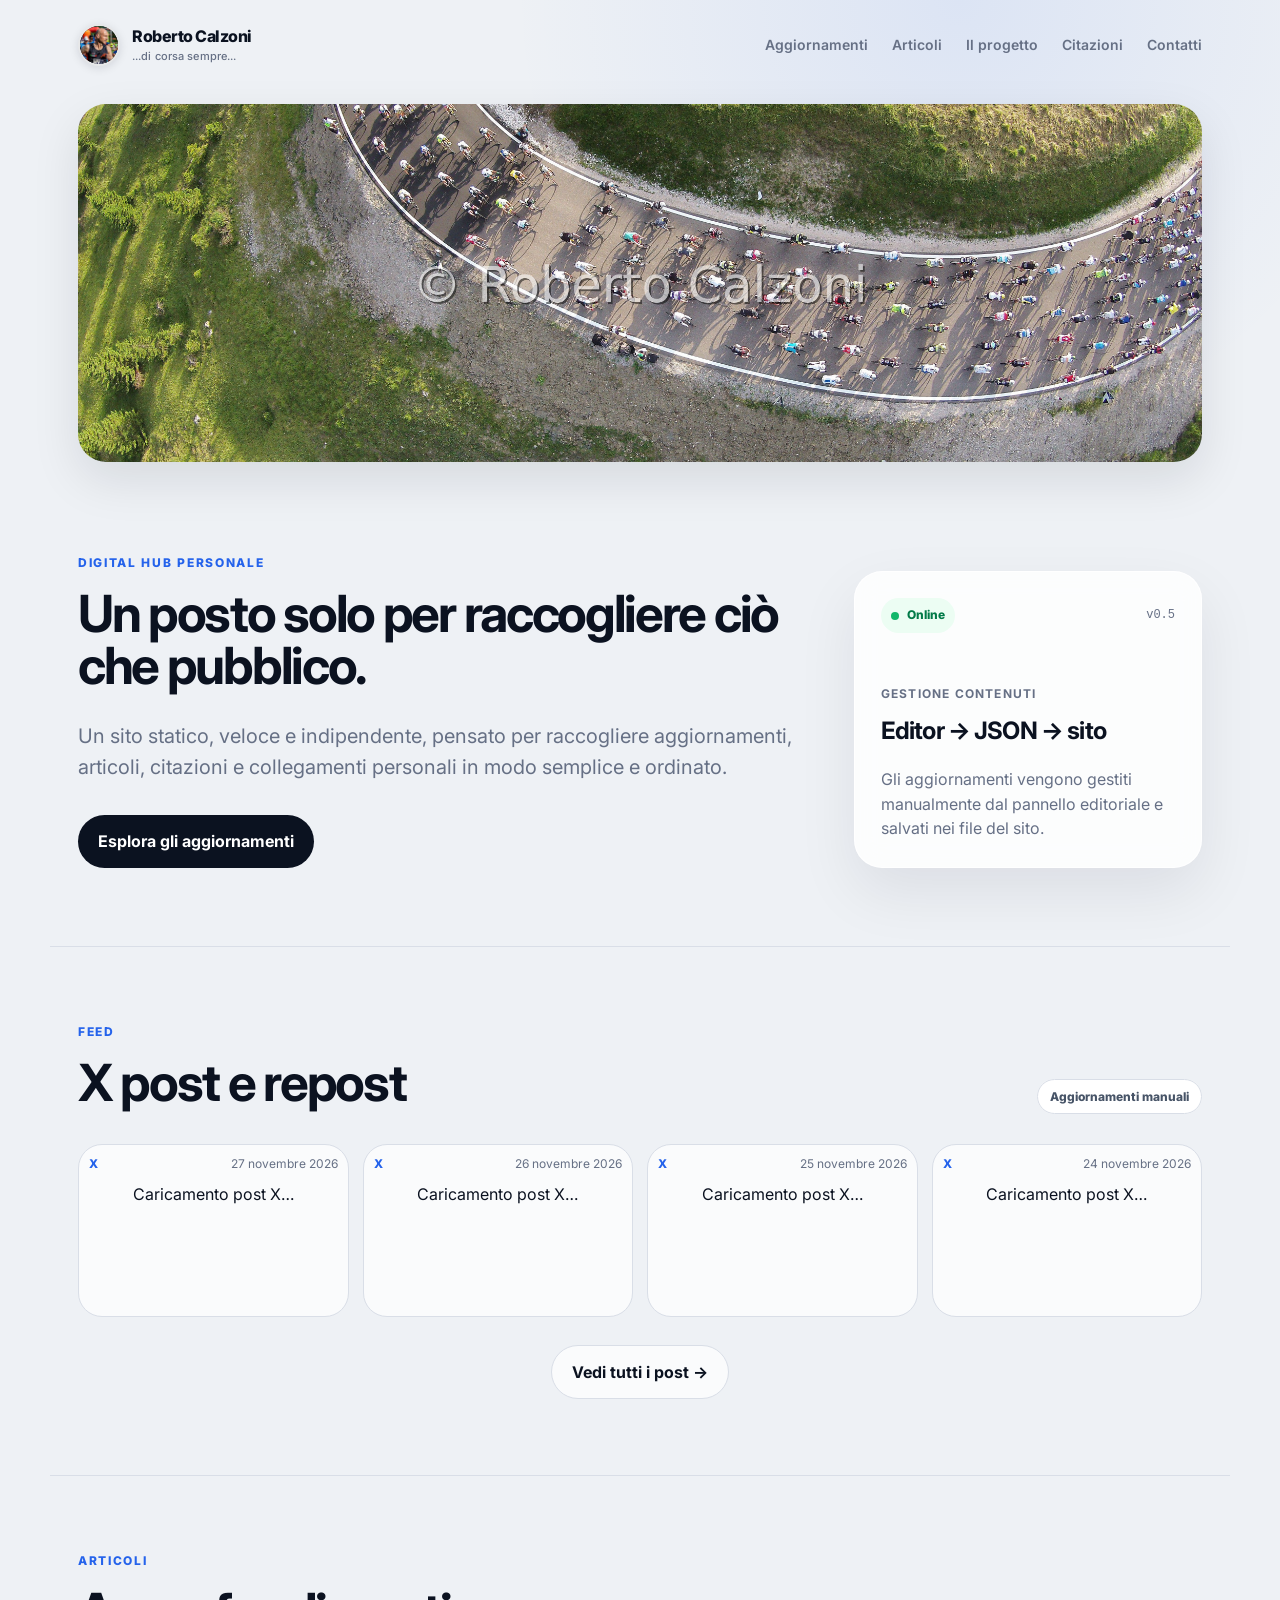
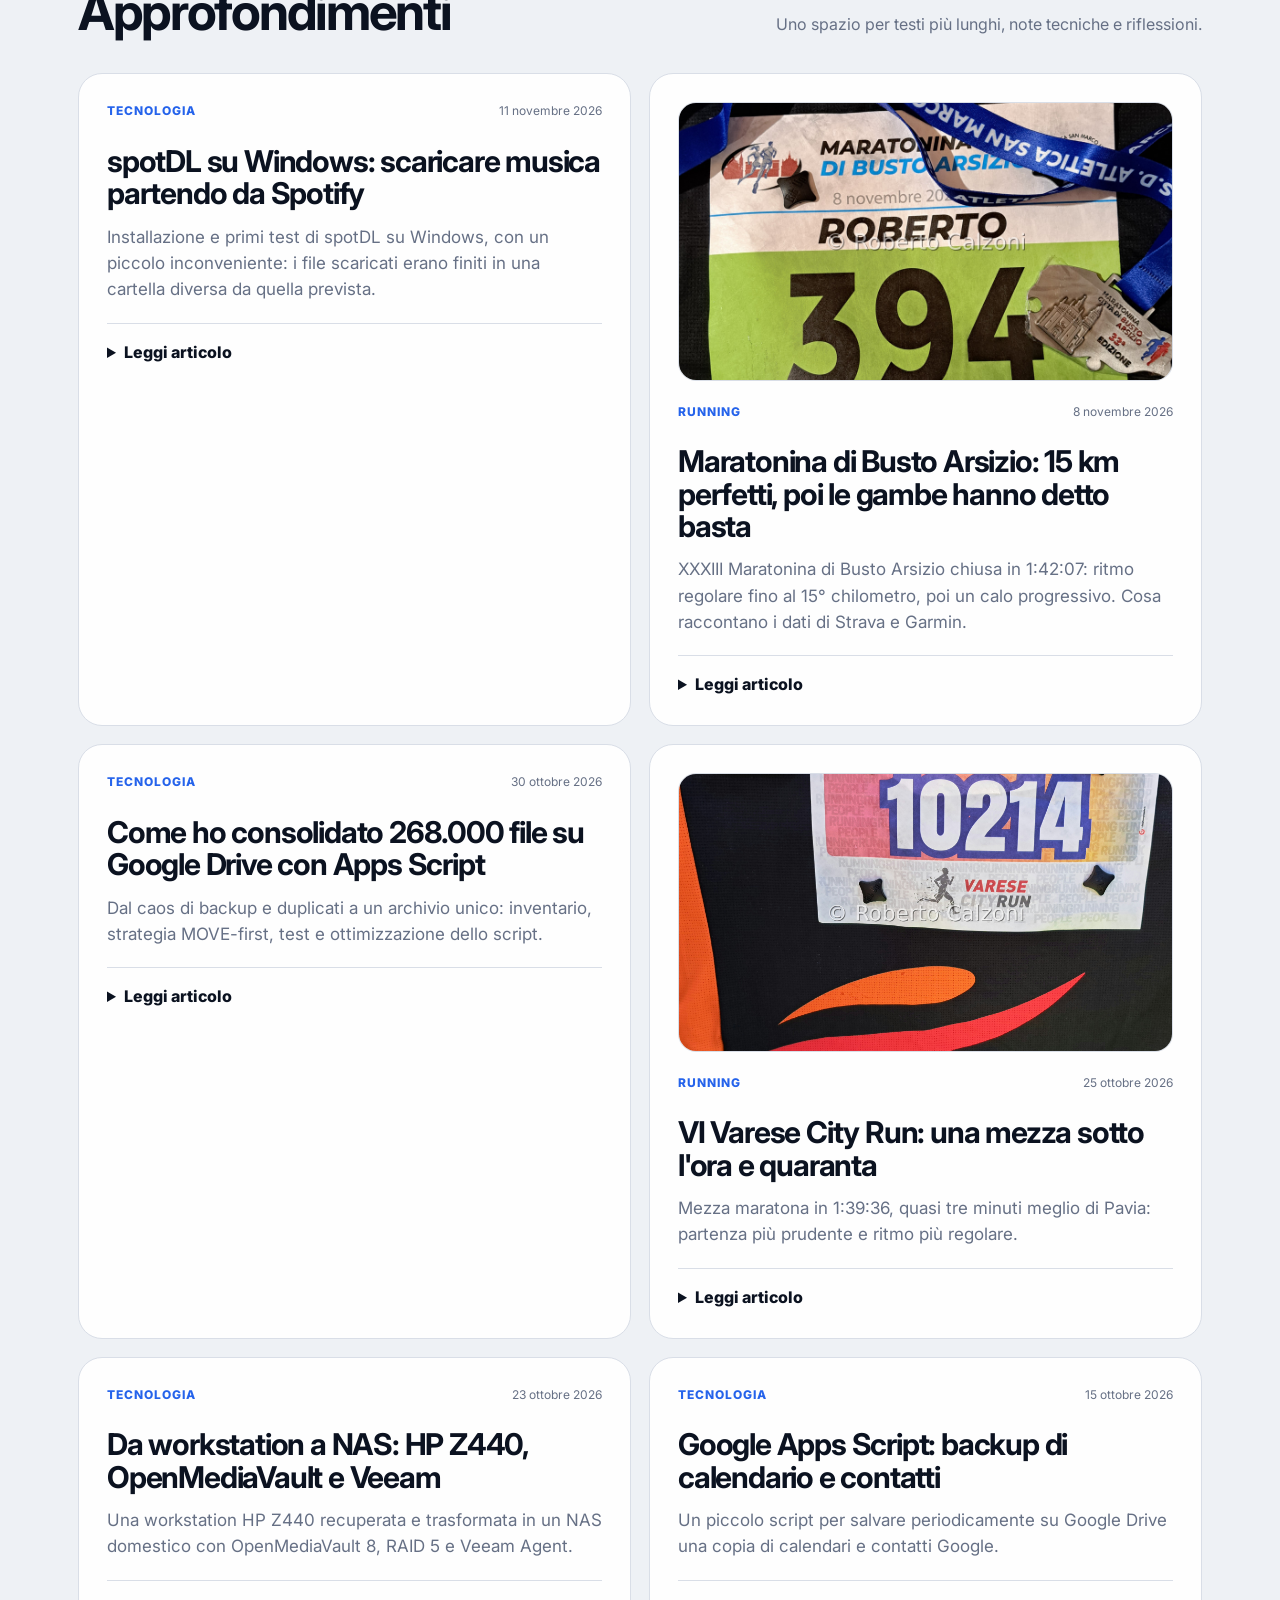
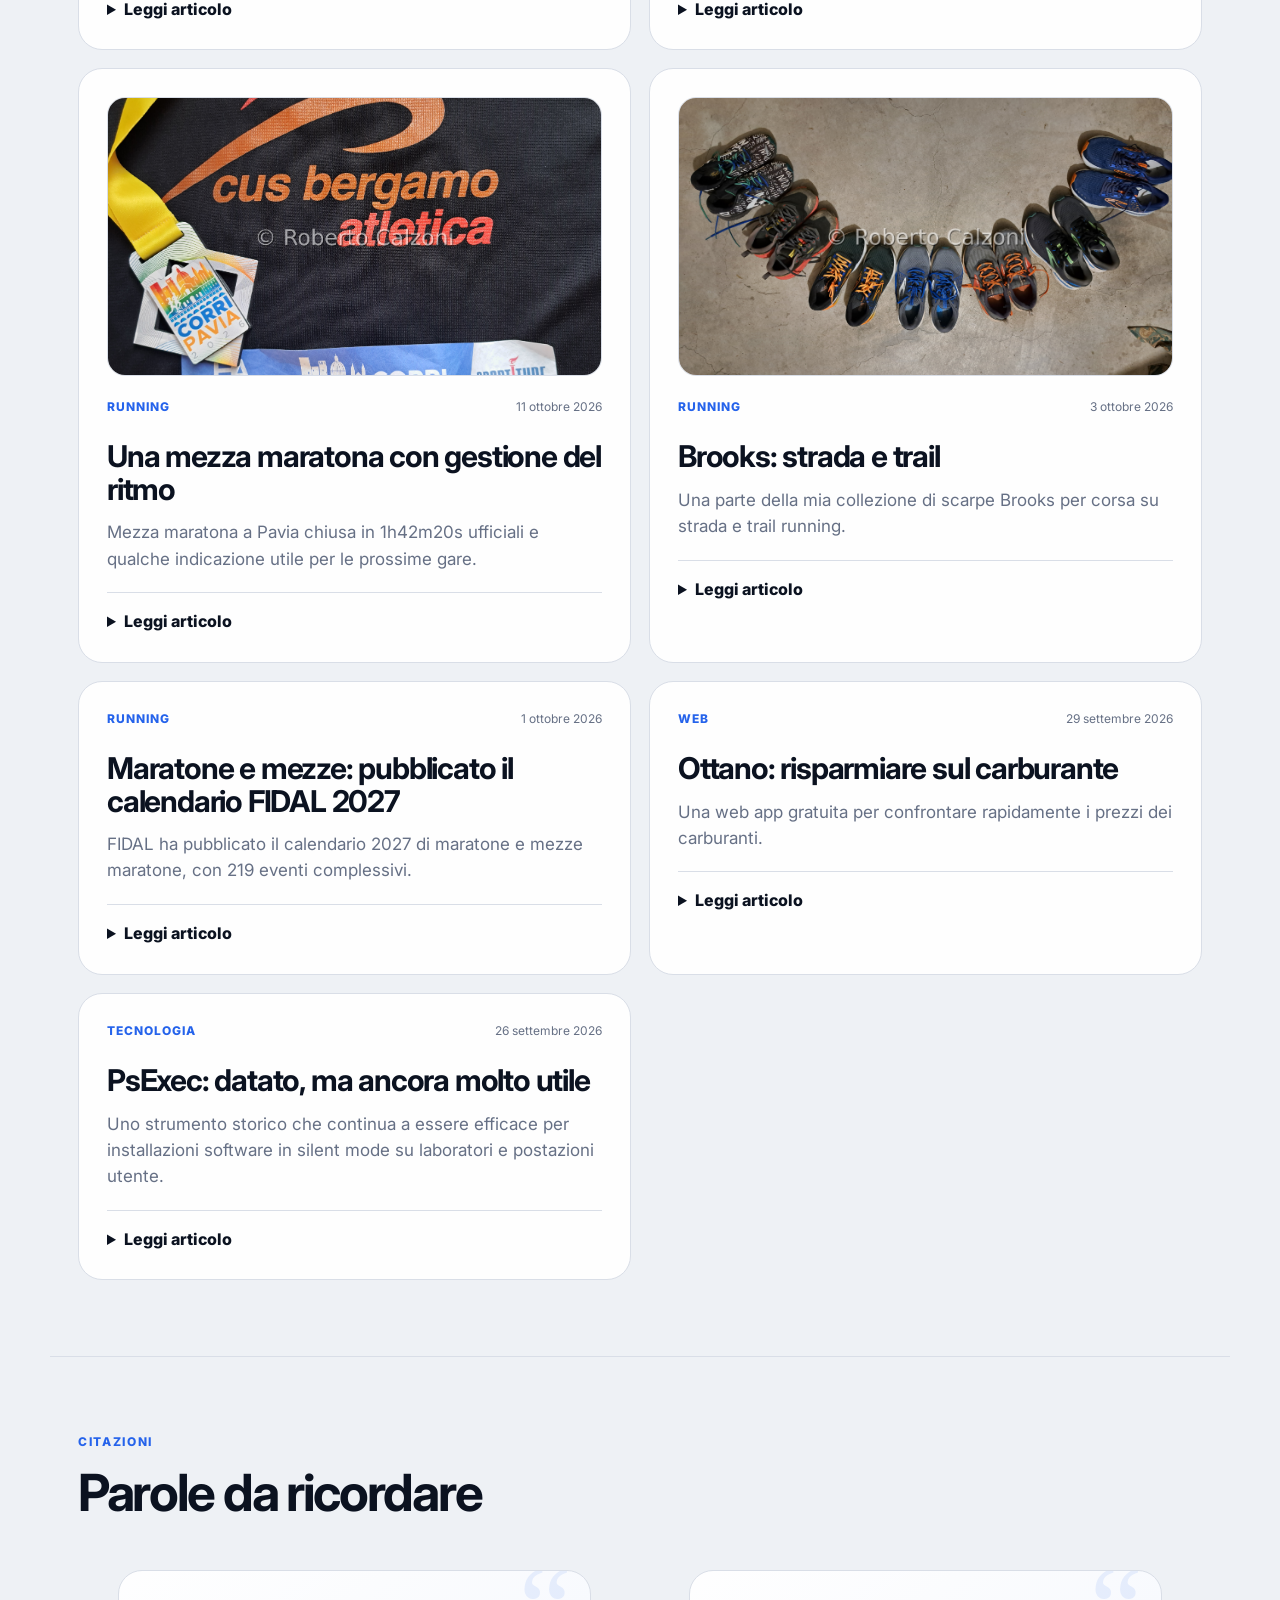
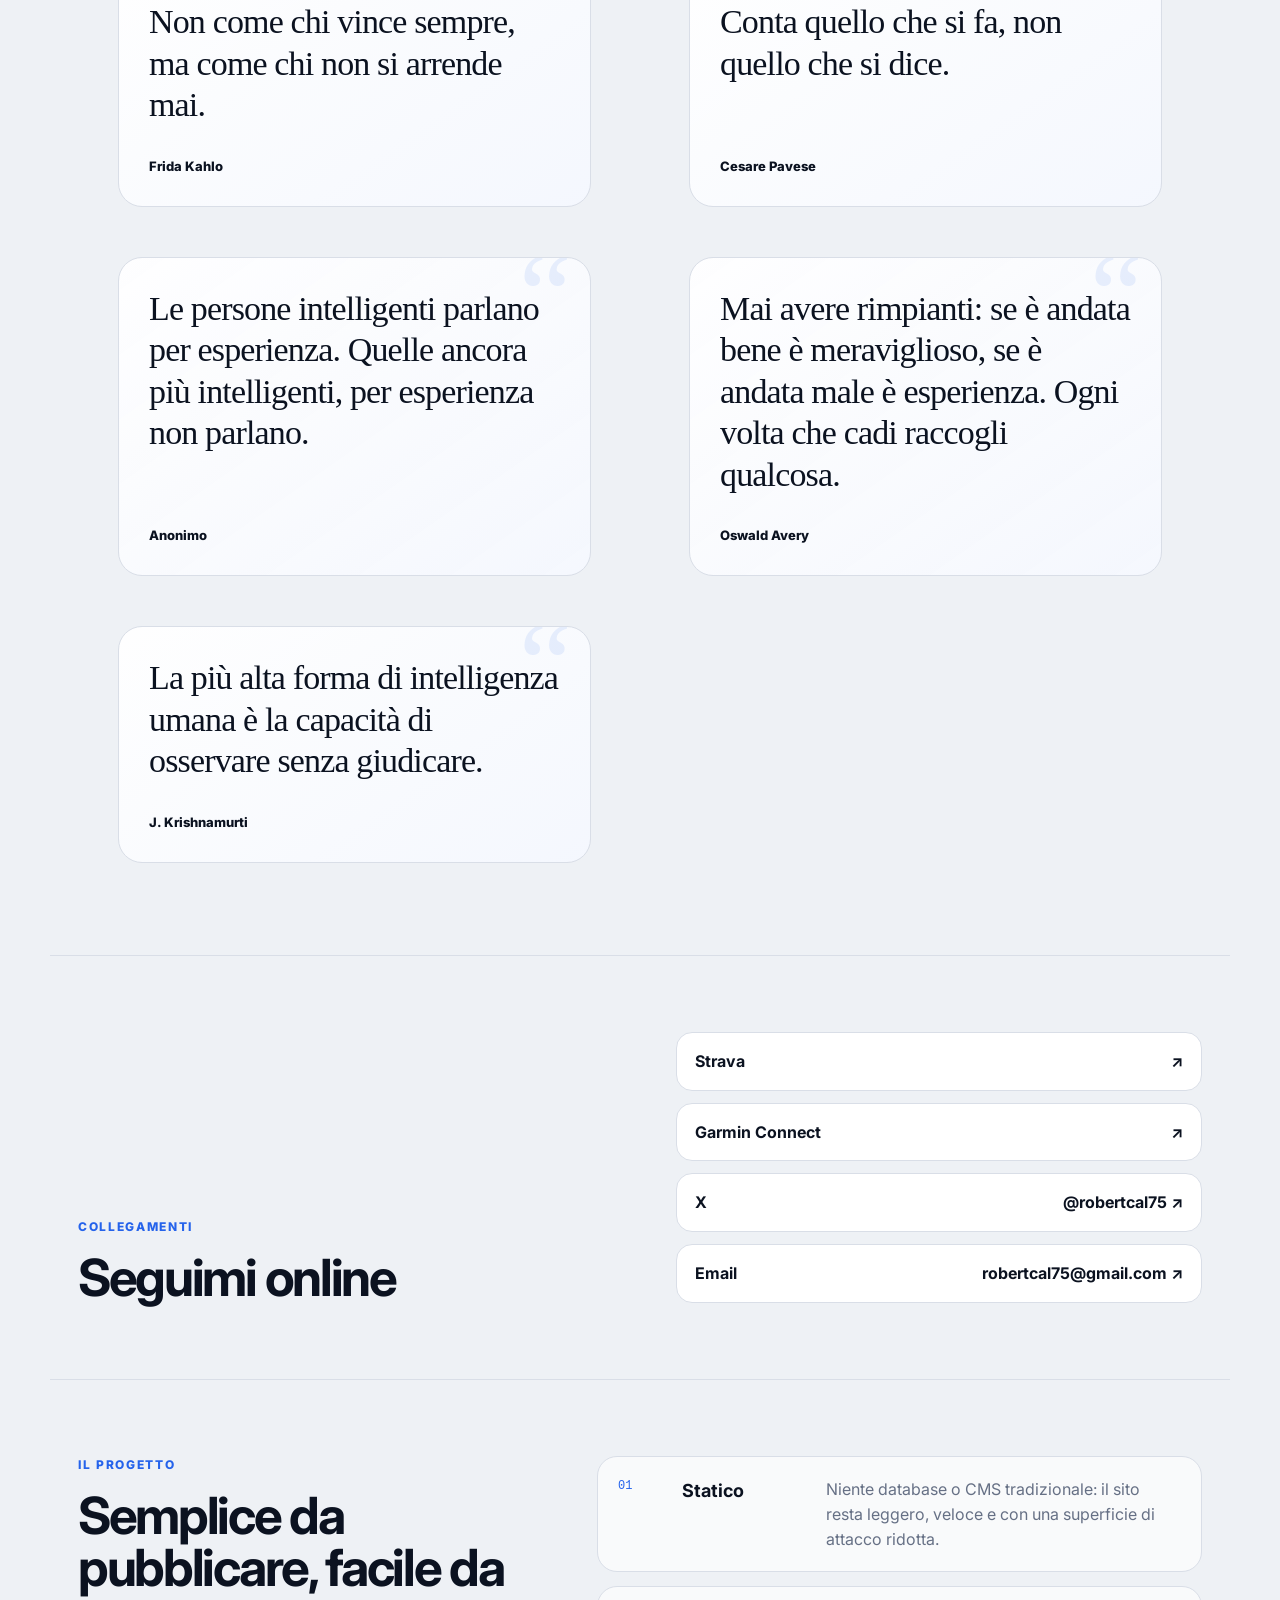
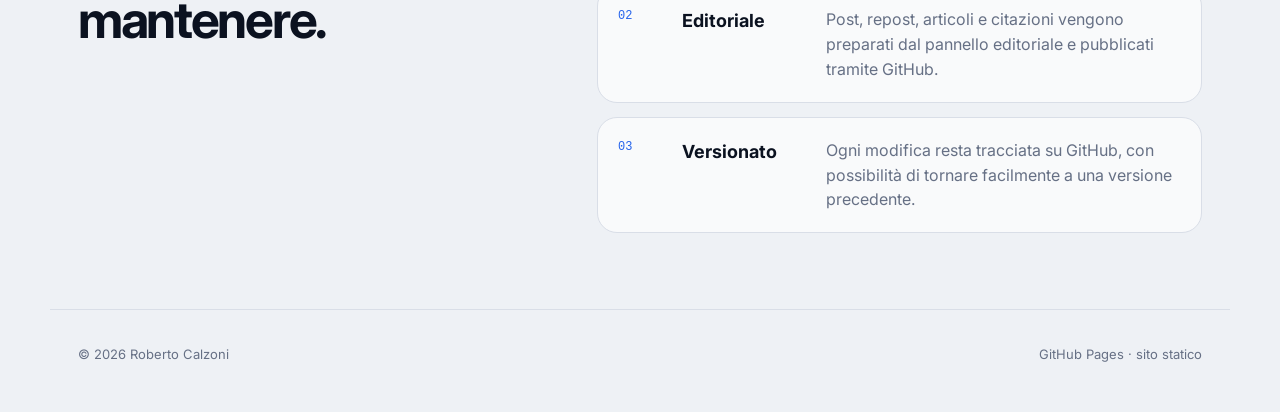
<file: index.html>
<!doctype html>
<html lang="it">
<head>
  <meta charset="utf-8">
  <meta name="viewport" content="width=device-width,initial-scale=1">
  <meta name="description" content="Roberto Calzoni — aggiornamenti, progetti e collegamenti.">
  <meta name="theme-color" content="#0b1220">
  <title>Roberto Calzoni</title>
  <link rel="preconnect" href="https://fonts.googleapis.com">
  <link rel="preconnect" href="https://fonts.gstatic.com" crossorigin>
  <link href="https://fonts.googleapis.com/css2?family=Inter:wght@400;500;600;700;800&display=swap" rel="stylesheet">
  <link rel="stylesheet" href="styles.css">
</head>
<body>
  <header class="site-header">
    <a class="brand" href="#top" aria-label="Roberto Calzoni, homepage">
      <span class="brand-mark"><img src="assets/avatar-roberto.jpg" alt="Roberto Calzoni"></span>
      <span class="brand-copy"><span class="brand-name">Roberto Calzoni</span><span class="brand-tagline">...di corsa sempre...</span></span>
    </a>
    <nav aria-label="Navigazione principale">
      <a href="#aggiornamenti">Aggiornamenti</a>
      <a href="#articoli">Articoli</a>
      <a href="#progetto">Il progetto</a>
      <a href="#citazioni">Citazioni</a>
      <a href="#contatti">Contatti</a>
    </nav>
  </header>

  <main id="top">
    <section class="header-image" aria-label="Immagine di apertura"><img src="assets/header-cycling.jpg" alt="Ciclisti su una strada di montagna"></section>

    <section class="hero">
      <div class="hero-copy">
        <p class="eyebrow">Digital hub personale</p>
        <h1>Un posto solo per raccogliere ciò che pubblico.</h1>
        <p class="intro">Un sito statico, veloce e indipendente, pensato per raccogliere aggiornamenti, articoli, citazioni e collegamenti personali in modo semplice e ordinato.</p>
        <div class="hero-actions">
          <a class="primary" href="#aggiornamenti">Esplora gli aggiornamenti</a>
        </div>
      </div>
      <aside class="hero-panel">
        <div class="panel-top">
          <span class="live-pill"><span></span> Online</span>
          <span class="mono">v0.5</span>
        </div>
        <div>
          <p class="panel-label">Gestione contenuti</p>
          <strong>Editor → JSON → sito</strong>
        </div>
        <p>Gli aggiornamenti vengono gestiti manualmente dal pannello editoriale e salvati nei file del sito.</p>
      </aside>
    </section>

    <section id="aggiornamenti" class="section">
      <div class="section-heading">
        <div>
          <p class="eyebrow">Feed</p>
          <h2>X post e repost</h2>
        </div>
        <div class="feed-tools">
          <span id="feedStatus" class="feed-status">Contenuti demo</span>
        </div>
      </div>
      <div id="posts" class="post-grid" aria-live="polite"></div>
      <div class="section-more">
        <a class="secondary" href="posts.html">Vedi tutti i post →</a>
      </div>
    </section>

    <section id="articoli" class="section articles-section">
      <div class="section-heading">
        <div>
          <p class="eyebrow">Articoli</p>
          <h2>Approfondimenti</h2>
        </div>
        <p class="section-note">Uno spazio per testi più lunghi, note tecniche e riflessioni.</p>
      </div>
      <div id="articles" class="articles-grid" aria-live="polite"></div>
    </section>

    <section id="citazioni" class="section quotes-section">
      <div class="section-heading">
        <div>
          <p class="eyebrow">Citazioni</p>
          <h2>Parole da ricordare</h2>
        </div>
        
      </div>
      <div id="quotes" class="quotes-grid" aria-live="polite"></div>
    </section>

    <section id="contatti" class="section contact">
      <div>
        <p class="eyebrow">Collegamenti</p>
        <h2>Seguimi online</h2>
      </div>
      <div class="contact-links">
        <a href="https://www.strava.com/athletes/robertcal75" target="_blank" rel="noreferrer">Strava <span>↗</span></a>
        <a href="https://connect.garmin.com/app/profile/robertcal75" target="_blank" rel="noreferrer">Garmin Connect <span>↗</span></a>
        <a href="https://x.com/robertcal75" target="_blank" rel="noreferrer">X <span>@robertcal75 ↗</span></a>
        <a href="mailto:robertcal75@gmail.com">Email <span>robertcal75@gmail.com ↗</span></a>
      </div>
    </section>

    <section id="progetto" class="section project-grid">
      <div>
        <p class="eyebrow">Il progetto</p>
        <h2>Semplice da pubblicare, facile da mantenere.</h2>
      </div>
      <div class="features">
        <article>
          <span>01</span>
          <h3>Statico</h3>
          <p>Niente database o CMS tradizionale: il sito resta leggero, veloce e con una superficie di attacco ridotta.</p>
        </article>
        <article>
          <span>02</span>
          <h3>Editoriale</h3>
          <p>Post, repost, articoli e citazioni vengono preparati dal pannello editoriale e pubblicati tramite GitHub.</p>
        </article>
        <article>
          <span>03</span>
          <h3>Versionato</h3>
          <p>Ogni modifica resta tracciata su GitHub, con possibilità di tornare facilmente a una versione precedente.</p>
        </article>
      </div>
    </section>

  </main>

  <footer>
    <span>© <span id="year"></span> Roberto Calzoni</span>
    <span>GitHub Pages · sito statico</span>
  </footer>

  <script src="app.js?v=6"></script>
</body>
</html>
</file>
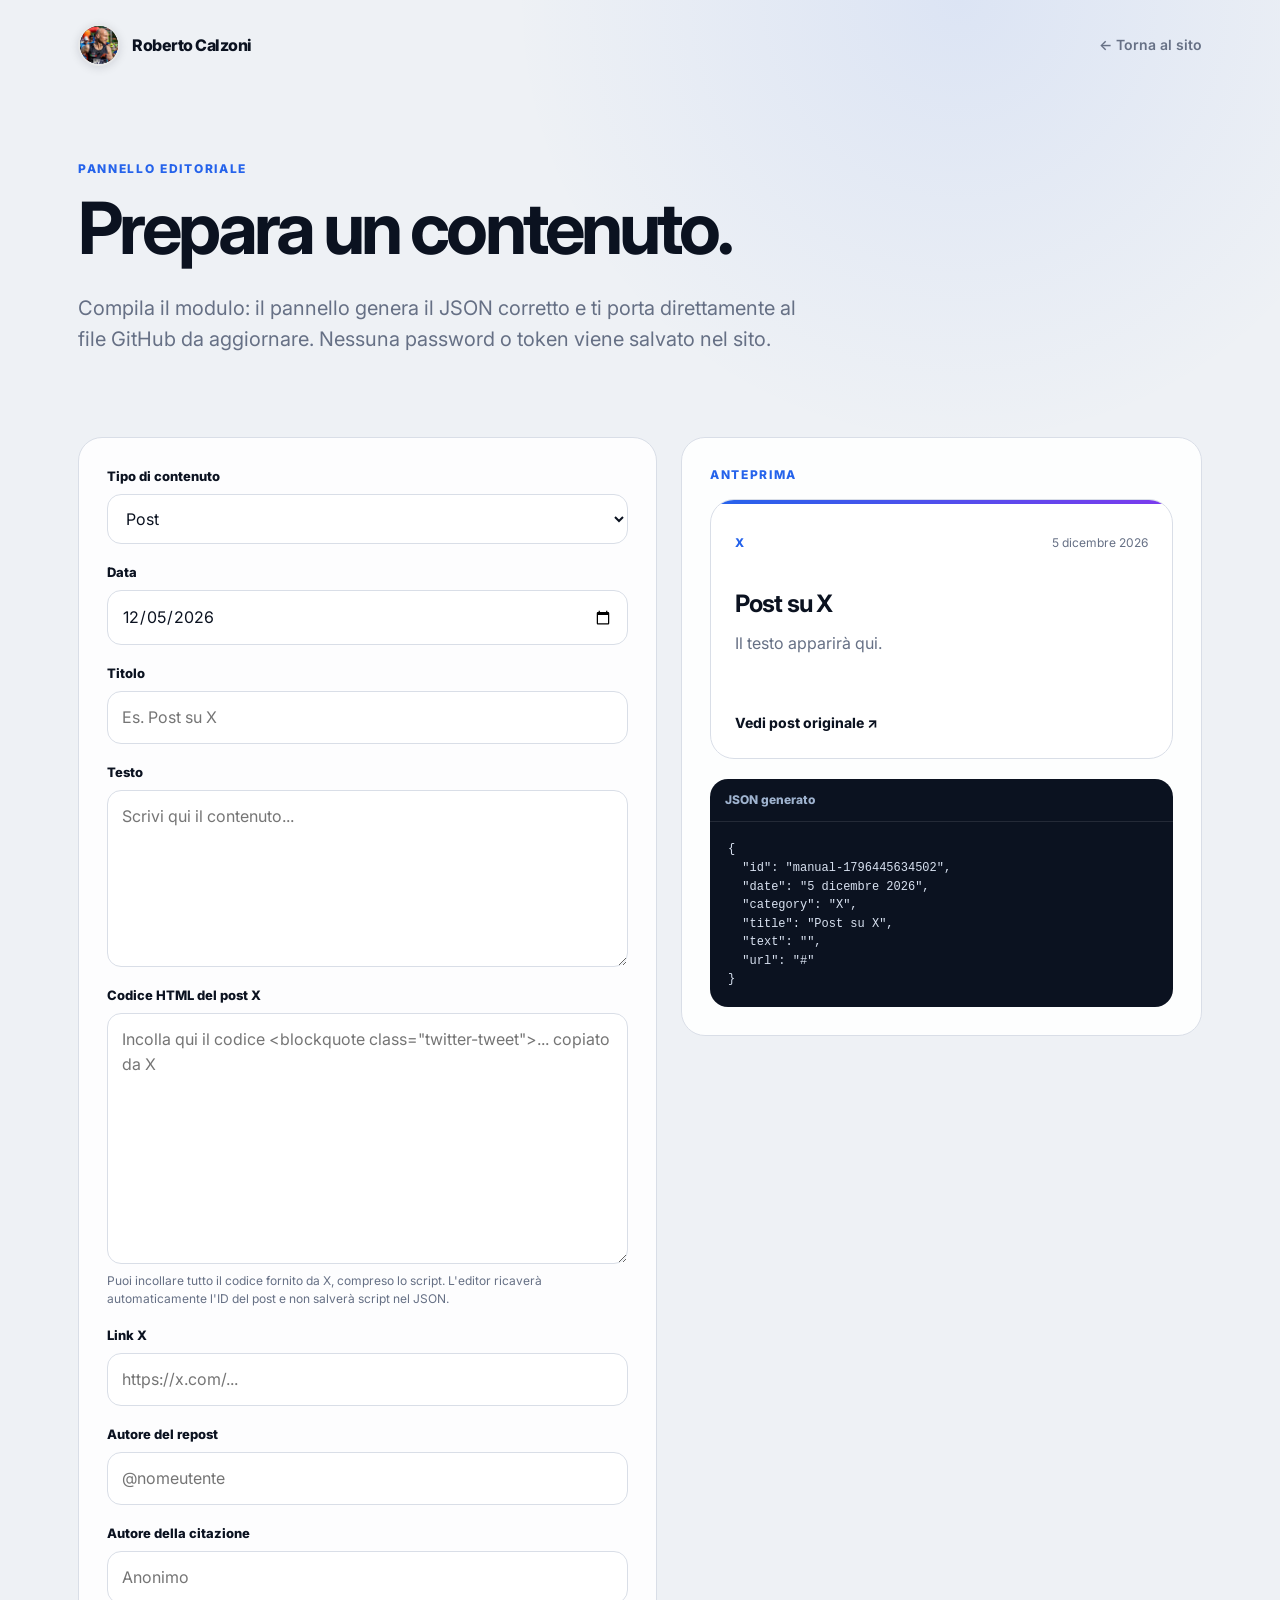
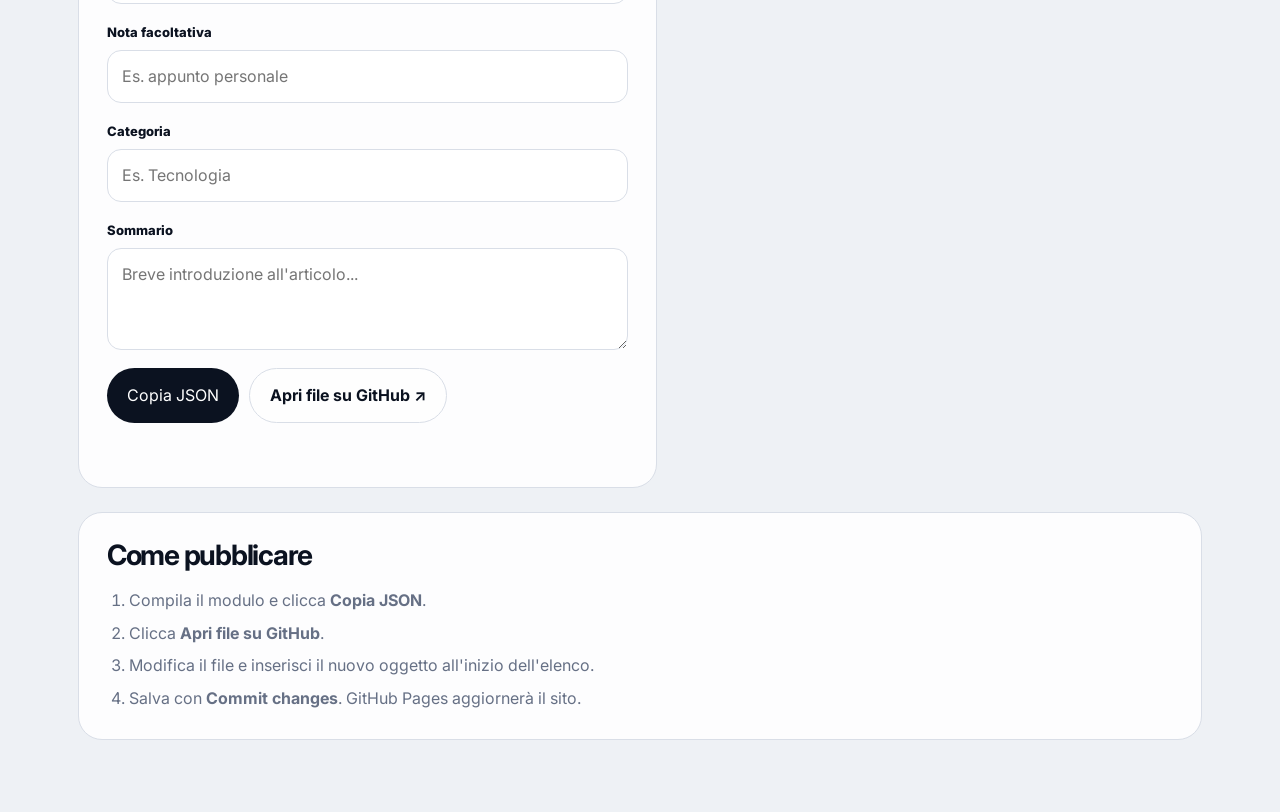
<file: editor.html>
<!doctype html>
<html lang="it">
<head>
  <meta charset="utf-8">
  <meta name="viewport" content="width=device-width,initial-scale=1">
  <meta name="robots" content="noindex,nofollow">
  <meta name="theme-color" content="#0b1220">
  <title>Editor · Roberto Calzoni</title>
  <link rel="preconnect" href="https://fonts.googleapis.com">
  <link rel="preconnect" href="https://fonts.gstatic.com" crossorigin>
  <link href="https://fonts.googleapis.com/css2?family=Inter:wght@400;500;600;700;800&display=swap" rel="stylesheet">
  <link rel="stylesheet" href="styles.css">
</head>
<body>
  <header class="site-header">
    <a class="brand" href="index.html">
      <span class="brand-mark"><img src="assets/avatar-roberto.jpg" alt="Roberto Calzoni"></span>
      <span>Roberto Calzoni</span>
    </a>
    <nav><a href="index.html">← Torna al sito</a></nav>
  </header>

  <main class="editor-main">
    <section class="editor-intro">
      <p class="eyebrow">Pannello editoriale</p>
      <h1>Prepara un contenuto.</h1>
      <p class="intro">Compila il modulo: il pannello genera il JSON corretto e ti porta direttamente al file GitHub da aggiornare. Nessuna password o token viene salvato nel sito.</p>
    </section>

    <section class="editor-layout">
      <form id="editorForm" class="editor-card">
        <div class="field">
          <label for="type">Tipo di contenuto</label>
          <select id="type">
            <option value="post">Post</option>
            <option value="xembed">Post X incorporato</option>
            <option value="repost">Repost</option>
            <option value="quote">Citazione</option>
            <option value="article">Articolo</option>
          </select>
        </div>

        <div class="field post-field">
          <label for="date">Data</label>
          <input id="date" type="date">
        </div>

        <div class="field post-field">
          <label for="title">Titolo</label>
          <input id="title" type="text" placeholder="Es. Post su X">
        </div>

        <div class="field content-text-field">
          <label for="text">Testo</label>
          <textarea id="text" rows="6" placeholder="Scrivi qui il contenuto..."></textarea>
        </div>

        <div class="field xembed-only" hidden>
          <label for="xEmbedCode">Codice HTML del post X</label>
          <textarea id="xEmbedCode" rows="9" placeholder="Incolla qui il codice &lt;blockquote class=&quot;twitter-tweet&quot;&gt;... copiato da X"></textarea>
          <small class="field-help">Puoi incollare tutto il codice fornito da X, compreso lo script. L'editor ricaverà automaticamente l'ID del post e non salverà script nel JSON.</small>
        </div>

        <div class="field post-field">
          <label for="url">Link X</label>
          <input id="url" type="url" placeholder="https://x.com/...">
        </div>

        <div class="field repost-only" hidden>
          <label for="sourceAuthor">Autore del repost</label>
          <input id="sourceAuthor" type="text" placeholder="@nomeutente">
        </div>

        <div class="field quote-only" hidden>
          <label for="quoteAuthor">Autore della citazione</label>
          <input id="quoteAuthor" type="text" placeholder="Anonimo">
        </div>

        <div class="field quote-only" hidden>
          <label for="note">Nota facoltativa</label>
          <input id="note" type="text" placeholder="Es. appunto personale">
        </div>

        <div class="field article-only" hidden>
          <label for="articleCategory">Categoria</label>
          <input id="articleCategory" type="text" placeholder="Es. Tecnologia">
        </div>

        <div class="field article-only" hidden>
          <label for="articleSummary">Sommario</label>
          <textarea id="articleSummary" rows="3" placeholder="Breve introduzione all'articolo..."></textarea>
        </div>

        <div class="editor-actions">
          <button class="primary button-reset" type="button" id="copyJson">Copia JSON</button>
          <a class="secondary" id="openGithub" target="_blank" rel="noreferrer">Apri file su GitHub ↗</a>
        </div>
        <p id="copyStatus" class="editor-status" aria-live="polite"></p>
      </form>

      <aside class="editor-preview">
        <p class="eyebrow">Anteprima</p>
        <div id="preview"></div>
        <div class="json-box">
          <div class="json-title">JSON generato</div>
          <pre id="jsonOutput"></pre>
        </div>
      </aside>
    </section>

    <section class="editor-help">
      <h2>Come pubblicare</h2>
      <ol>
        <li>Compila il modulo e clicca <strong>Copia JSON</strong>.</li>
        <li>Clicca <strong>Apri file su GitHub</strong>.</li>
        <li>Modifica il file e inserisci il nuovo oggetto all'inizio dell'elenco.</li>
        <li>Salva con <strong>Commit changes</strong>. GitHub Pages aggiornerà il sito.</li>
      </ol>
    </section>
  </main>

  <script src="editor.js?v=3"></script>
</body>
</html>
</file>
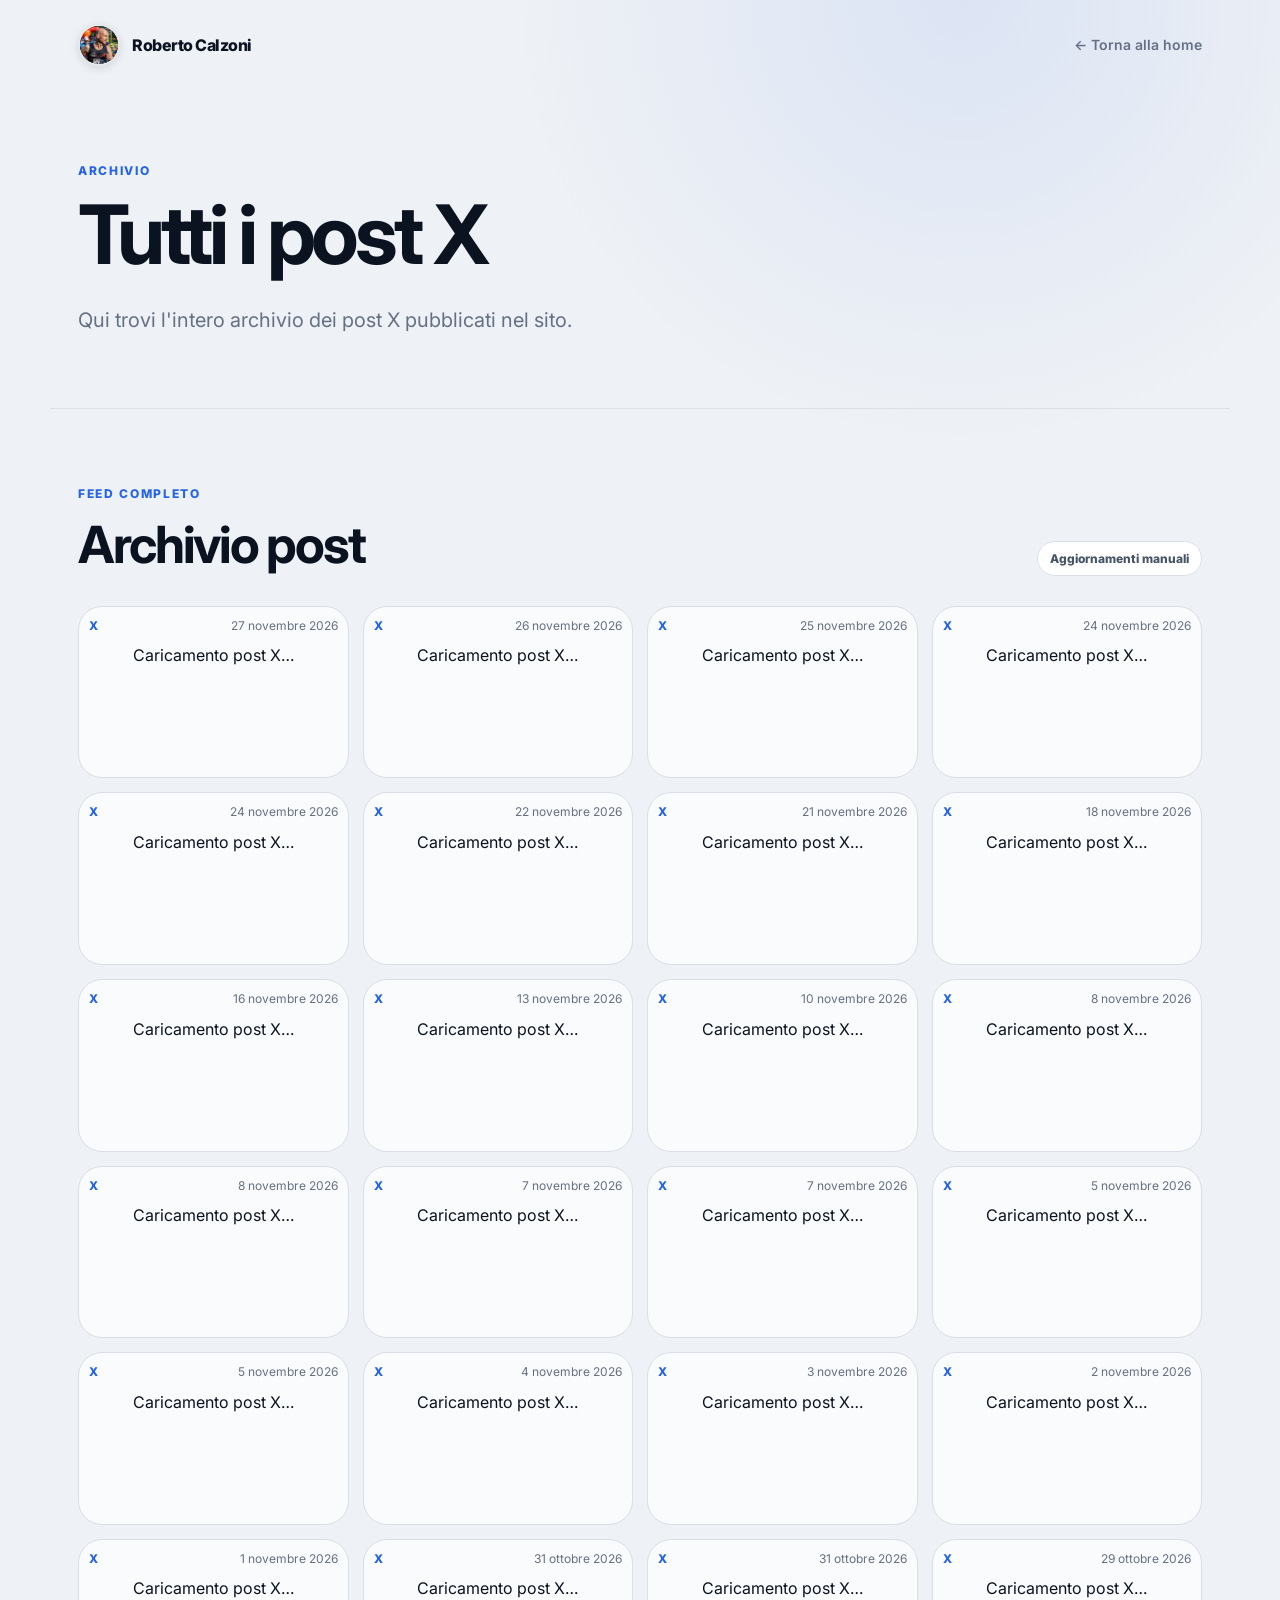
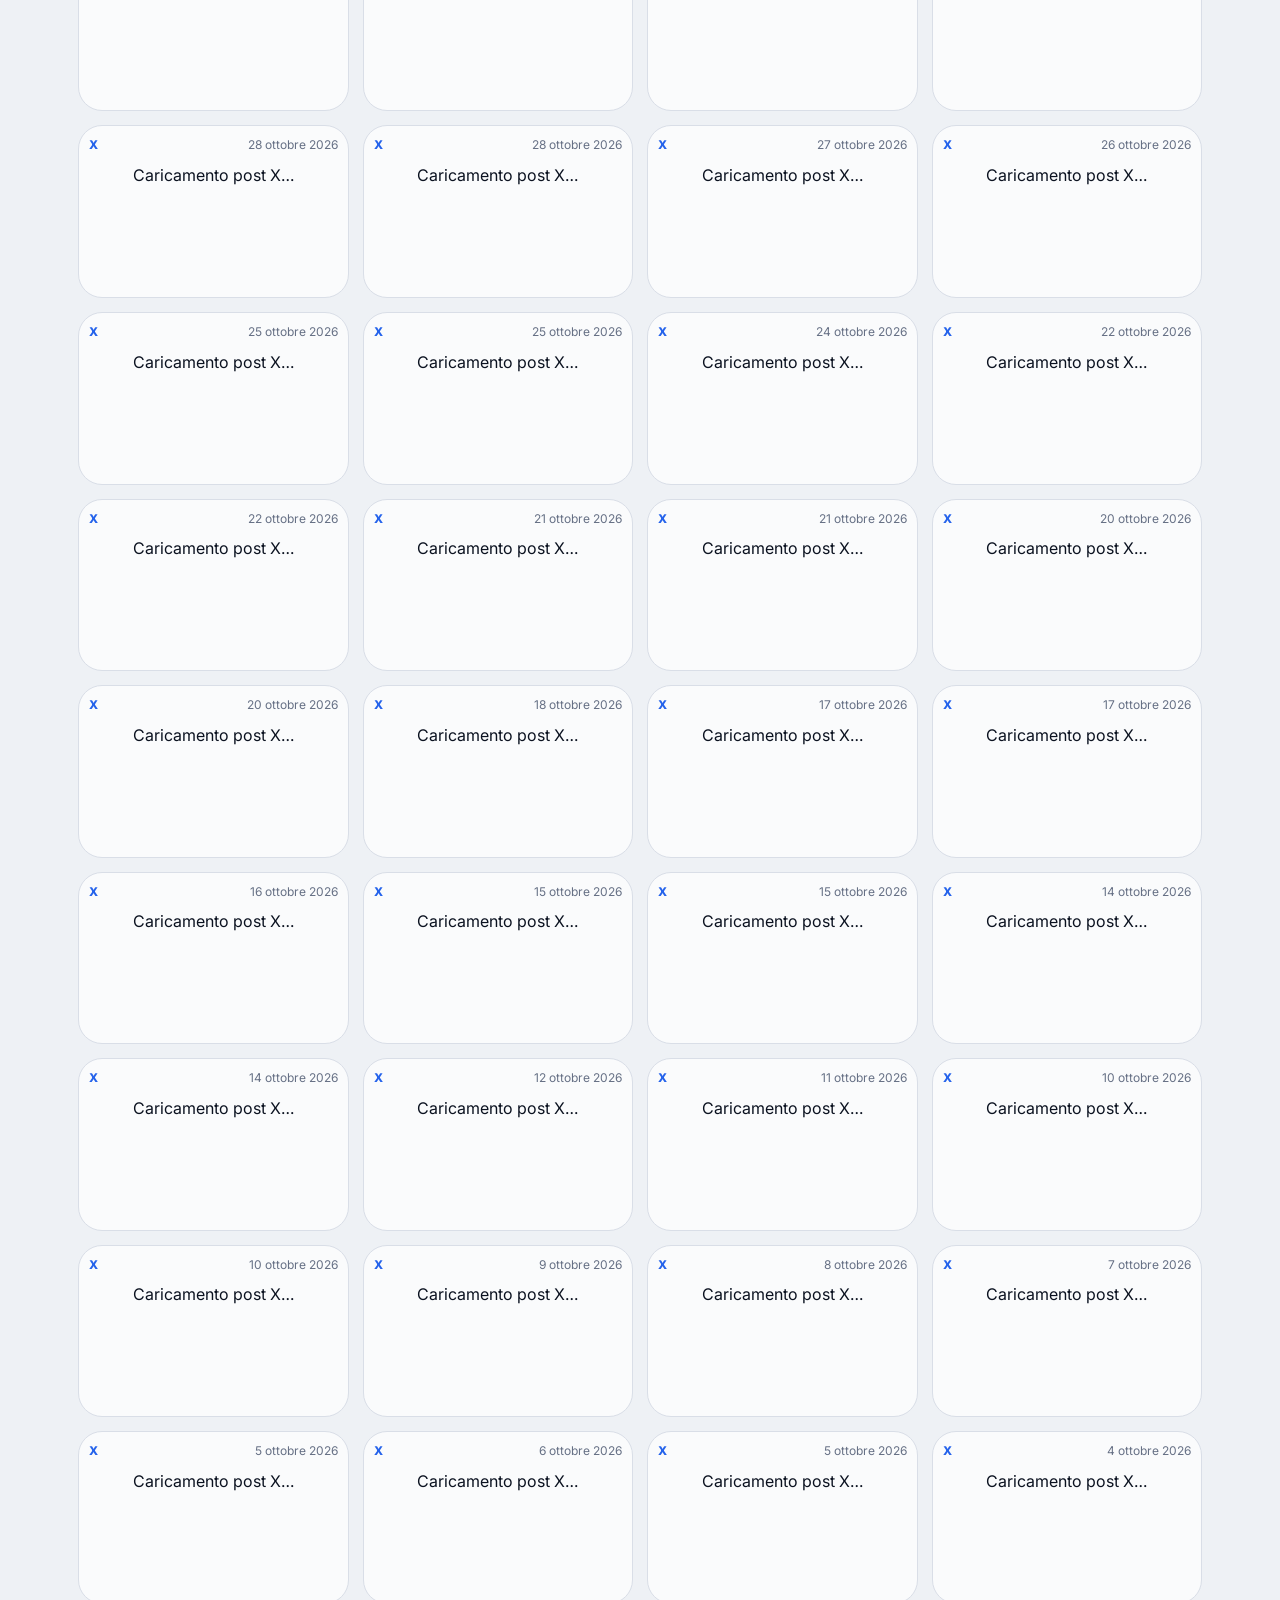
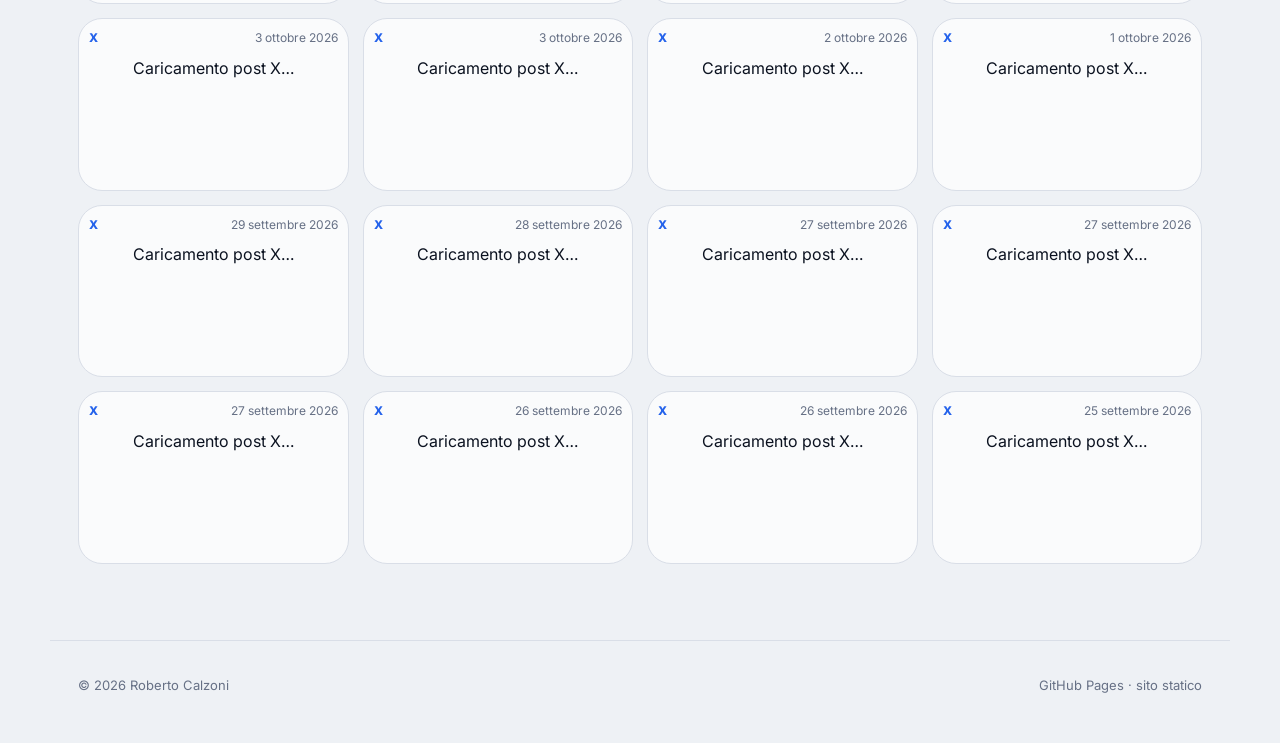
<file: posts.html>
<!doctype html>
<html lang="it">
<head>
  <meta charset="utf-8">
  <meta name="viewport" content="width=device-width,initial-scale=1">
  <meta name="description" content="Archivio completo dei post X di Roberto Calzoni.">
  <meta name="theme-color" content="#0b1220">
  <title>Tutti i post · Roberto Calzoni</title>
  <link rel="preconnect" href="https://fonts.googleapis.com">
  <link rel="preconnect" href="https://fonts.gstatic.com" crossorigin>
  <link href="https://fonts.googleapis.com/css2?family=Inter:wght@400;500;600;700;800&display=swap" rel="stylesheet">
  <link rel="stylesheet" href="styles.css">
</head>
<body>
  <header class="site-header">
    <a class="brand" href="index.html">
      <span class="brand-mark"><img src="assets/avatar-roberto.jpg" alt="Roberto Calzoni"></span>
      <span>Roberto Calzoni</span>
    </a>
    <nav><a href="index.html">← Torna alla home</a></nav>
  </header>

  <main>
    <section class="archive-hero">
      <p class="eyebrow">Archivio</p>
      <h1>Tutti i post X</h1>
      <p class="intro">Qui trovi l'intero archivio dei post X pubblicati nel sito.</p>
    </section>

    <section class="section">
      <div class="section-heading">
        <div>
          <p class="eyebrow">Feed completo</p>
          <h2>Archivio post</h2>
        </div>
        <div class="feed-tools">
          <span id="feedStatus" class="feed-status">Aggiornamenti manuali</span>
        </div>
      </div>
      <div id="posts" class="post-grid" aria-live="polite"></div>
    </section>
  </main>

  <footer>
    <span>© <span id="year"></span> Roberto Calzoni</span>
    <span>GitHub Pages · sito statico</span>
  </footer>

  <script src="posts.js"></script>
</body>
</html>
</file>
<file: styles.css>
:root{
  --bg:#eef1f5;--surface:#ffffff;--ink:#0b1220;--muted:#667085;--line:#d9dee7;
  --accent:#2563eb;--accent-soft:#eaf1ff;--max:1180px;--radius:24px
}
*{box-sizing:border-box}
html{scroll-behavior:smooth}
body{margin:0;background:
  radial-gradient(circle at 75% 0%,rgba(37,99,235,.09),transparent 28rem),
  var(--bg);color:var(--ink);font-family:Inter,system-ui,sans-serif;line-height:1.55}
a{color:inherit;text-decoration:none}
.site-header{max-width:var(--max);margin:auto;padding:24px 28px;display:flex;justify-content:space-between;align-items:center}
.brand{display:flex;align-items:center;gap:12px;font-weight:800;letter-spacing:-.03em}
.brand-mark{width:42px;height:42px;border-radius:50%;display:block;overflow:hidden;background:var(--ink);border:2px solid rgba(255,255,255,.9);box-shadow:0 2px 10px rgba(11,18,32,.12)}
.brand-mark img{width:100%;height:100%;display:block;object-fit:cover;object-position:50% 34%}
.site-header nav{display:flex;gap:24px;font-size:14px;font-weight:600;color:var(--muted)}
.site-header nav a:hover{color:var(--ink)}
main,footer{max-width:var(--max);margin:auto}
.hero{padding:92px 28px 78px;display:grid;grid-template-columns:minmax(0,1.55fr) minmax(300px,.75fr);gap:56px;align-items:end}
.eyebrow{text-transform:uppercase;letter-spacing:.14em;font-size:12px;font-weight:800;color:var(--accent);margin:0 0 14px}
h1{font-size:clamp(42px,5.8vw,72px);line-height:.98;letter-spacing:-.055em;margin:0;max-width:900px}
h2{font-size:clamp(34px,4vw,54px);line-height:1.02;letter-spacing:-.045em;margin:0}
.intro{font-size:20px;color:var(--muted);max-width:720px;margin:30px 0 32px}
.hero-actions{display:flex;gap:12px;flex-wrap:wrap}
.primary,.secondary{display:inline-flex;align-items:center;justify-content:center;padding:14px 20px;border-radius:999px;font-weight:700}
.primary{background:var(--ink);color:#fff}.secondary{background:rgba(255,255,255,.7);border:1px solid var(--line)}
.hero-panel{background:rgba(255,255,255,.82);backdrop-filter:blur(14px);border:1px solid rgba(255,255,255,.85);box-shadow:0 24px 60px rgba(11,18,32,.08);border-radius:28px;padding:26px}
.panel-top{display:flex;justify-content:space-between;align-items:center;margin-bottom:52px}
.live-pill{display:inline-flex;align-items:center;gap:8px;font-size:12px;font-weight:800;background:#ecfdf3;color:#027a48;padding:8px 10px;border-radius:999px}
.live-pill span{width:8px;height:8px;border-radius:50%;background:#12b76a}.mono{font-family:ui-monospace,SFMono-Regular,Menlo,monospace;color:var(--muted);font-size:12px}
.panel-label{margin:0 0 8px;color:var(--muted);font-size:12px;text-transform:uppercase;letter-spacing:.1em;font-weight:700}
.hero-panel strong{font-size:24px;letter-spacing:-.035em}.hero-panel>p:last-child{color:var(--muted);margin:18px 0 0}
.section{padding:76px 28px;border-top:1px solid var(--line)}
.section-heading{display:flex;justify-content:space-between;gap:28px;align-items:end;margin-bottom:36px}
.feed-status{font-size:12px;font-weight:800;color:#475467;background:#fff;border:1px solid var(--line);padding:9px 12px;border-radius:999px}
.post-grid{display:grid;grid-template-columns:repeat(4,minmax(0,1fr));gap:14px}
.post-card{position:relative;overflow:hidden;background:rgba(255,255,255,.9);border:1px solid var(--line);border-radius:var(--radius);padding:24px;min-height:292px;display:flex;flex-direction:column;transition:.2s transform,.2s box-shadow,.2s border-color}
.post-card:hover{transform:translateY(-4px);box-shadow:0 18px 40px rgba(11,18,32,.08);border-color:#c8d1df}
.post-accent{position:absolute;inset:0 0 auto 0;height:4px;background:linear-gradient(90deg,var(--accent),#7c3aed)}
.post-meta{display:flex;justify-content:space-between;gap:10px;font-size:12px;color:var(--muted);margin:10px 0 38px}
.post-category{font-weight:800;color:var(--accent)}
.post-card h3{font-size:24px;line-height:1.13;letter-spacing:-.035em;margin:0 0 14px}
.post-card p{color:var(--muted);margin:0 0 28px}
.post-link{margin-top:auto;font-weight:750;font-size:14px}
.project-grid{display:grid;grid-template-columns:.85fr 1.15fr;gap:72px}
.features{display:grid;gap:14px}.features article{display:grid;grid-template-columns:50px 130px 1fr;gap:14px;align-items:start;background:rgba(255,255,255,.64);border:1px solid var(--line);border-radius:20px;padding:20px}
.features article>span{font-family:ui-monospace,monospace;color:var(--accent);font-size:12px}.features h3{margin:0;font-size:18px}.features p{margin:0;color:var(--muted)}
.contact{display:grid;grid-template-columns:1fr 1fr;gap:72px;align-items:end}
.contact-links{display:grid;gap:12px}.contact-links a{display:flex;justify-content:space-between;background:#fff;border:1px solid var(--line);padding:16px 18px;border-radius:16px;font-weight:700}
.contact-links .disabled{color:#98a2b3;pointer-events:none}
footer{padding:34px 28px 48px;border-top:1px solid var(--line);display:flex;justify-content:space-between;color:var(--muted);font-size:13px}
@media(max-width:860px){
  .site-header nav{display:none}.hero{grid-template-columns:1fr;padding-top:56px}
  .post-grid{grid-template-columns:1fr}.project-grid,.contact{grid-template-columns:1fr}
  .section-heading{display:block}.feed-tools{margin-top:18px}.features article{grid-template-columns:42px 1fr}.features article p{grid-column:2}
}
@media(max-width:560px){.site-header,.hero,.section,footer{padding-left:20px;padding-right:20px}h1{font-size:46px}.intro{font-size:18px}.hero-panel{padding:22px}}

.section-note{max-width:460px;color:var(--muted);margin:0}
.quotes-grid{display:grid;grid-template-columns:repeat(2,1fr);gap:18px}
.quote-card{background:linear-gradient(145deg,rgba(255,255,255,.96),rgba(245,248,255,.92));border:1px solid var(--line);border-radius:var(--radius);padding:30px;min-height:230px;display:flex;flex-direction:column;justify-content:space-between;position:relative;overflow:hidden}
.quote-card::before{content:"“";position:absolute;top:-22px;right:18px;font-size:120px;line-height:1;color:rgba(37,99,235,.09);font-family:Georgia,serif}
.quote-text{font-family:Georgia,serif;font-size:clamp(24px,3vw,34px);line-height:1.22;letter-spacing:-.025em;margin:0 0 30px;position:relative}
.quote-footer{display:flex;justify-content:space-between;gap:18px;align-items:end;color:var(--muted);font-size:13px}
.quote-author{font-weight:800;color:var(--ink)}
.quote-note{max-width:55%;text-align:right}
.quote-empty{color:var(--muted);background:rgba(255,255,255,.65);border:1px dashed var(--line);border-radius:var(--radius);padding:26px}
@media(max-width:860px){.quotes-grid{grid-template-columns:1fr}.section-note{margin-top:18px}}

.editor-main{max-width:var(--max);margin:auto;padding:0 28px 72px}
.editor-intro{padding:70px 0 50px}
.editor-intro h1{font-size:clamp(44px,6vw,72px)}
.editor-layout{display:grid;grid-template-columns:minmax(0,1fr) minmax(320px,.9fr);gap:24px;align-items:start}
.editor-card,.editor-preview,.editor-help{background:rgba(255,255,255,.88);border:1px solid var(--line);border-radius:var(--radius);padding:28px}
.field{display:grid;gap:8px;margin-bottom:18px}
.field label{font-size:13px;font-weight:800}
.field input,.field select,.field textarea{width:100%;border:1px solid var(--line);border-radius:14px;background:#fff;color:var(--ink);font:inherit;padding:13px 14px;outline:none}
.field input:focus,.field select:focus,.field textarea:focus{border-color:#9bb7f6;box-shadow:0 0 0 4px rgba(37,99,235,.08)}
.field textarea{resize:vertical}
.editor-actions{display:flex;gap:10px;flex-wrap:wrap;margin-top:8px}
.button-reset{border:0;font:inherit;cursor:pointer}
.editor-status{min-height:24px;color:var(--muted);font-size:13px;margin:12px 0 0}
.editor-preview{position:sticky;top:18px}
.editor-preview .post-card,.editor-preview .quote-card{margin-bottom:20px}
.editor-post-preview{min-height:260px}
.json-box{background:#0b1220;color:#d9e2f1;border-radius:18px;overflow:hidden}
.json-title{padding:12px 15px;border-bottom:1px solid rgba(255,255,255,.1);font-size:12px;font-weight:800;color:#9fb3cf}
.json-box pre{margin:0;padding:18px;overflow:auto;font:12px/1.55 ui-monospace,SFMono-Regular,Menlo,monospace;white-space:pre-wrap}
.editor-help{margin-top:24px}
.editor-help h2{font-size:28px;margin-bottom:18px}
.editor-help ol{margin:0;padding-left:22px;color:var(--muted)}
.editor-help li+li{margin-top:8px}
footer a{text-decoration:underline;text-underline-offset:3px}
@media(max-width:860px){.editor-main{padding-left:20px;padding-right:20px}.editor-layout{grid-template-columns:1fr}.editor-preview{position:static}.editor-intro{padding-top:46px}}

.articles-grid{display:grid;grid-template-columns:repeat(2,1fr);gap:18px}
.article-card{background:rgba(255,255,255,.92);border:1px solid var(--line);border-radius:var(--radius);padding:28px;min-height:260px}
.article-meta{display:flex;justify-content:space-between;gap:14px;align-items:center;color:var(--muted);font-size:12px;margin-bottom:24px}
.article-category{font-weight:800;color:var(--accent);text-transform:uppercase;letter-spacing:.08em}
.article-card h3{font-size:30px;line-height:1.08;letter-spacing:-.04em;margin:0 0 14px}
.article-summary{font-size:17px;color:var(--muted);margin:0 0 20px}
.article-card details{border-top:1px solid var(--line);padding-top:16px;margin-top:18px}
.article-card summary{cursor:pointer;font-weight:800}
.article-body{margin-top:16px;color:#344054;line-height:1.75}
.article-empty{color:var(--muted);background:rgba(255,255,255,.65);border:1px dashed var(--line);border-radius:var(--radius);padding:26px}
@media(max-width:860px){.articles-grid{grid-template-columns:1fr}}

.field-help{display:block;color:var(--muted);font-size:12px;line-height:1.45}
.x-embed-preview{display:grid;gap:8px;background:#fff;border:1px solid var(--line);border-radius:18px;padding:22px;margin-bottom:20px}
.x-embed-preview span{color:var(--muted);font-size:13px}
.x-embed-preview a{font-weight:750;color:var(--accent)}
.x-embed-warning{color:#b54708;background:#fffaeb;border-color:#fedf89}
.x-embed-card{background:rgba(255,255,255,.72);border:1px solid var(--line);border-radius:var(--radius);padding:10px 10px 14px;min-height:140px;overflow:hidden}
.x-embed-meta{display:flex;justify-content:space-between;gap:14px;color:var(--muted);font-size:12px;margin-bottom:8px}
.x-tweet-mount{display:flex;justify-content:center;min-height:120px}
.x-tweet-mount>div,.x-tweet-mount iframe{max-width:280px!important;width:100%!important}
.x-embed-error{color:var(--muted);text-align:center}
.x-embed-error a{font-weight:750;color:var(--accent)}

.section-more{display:flex;justify-content:center;margin-top:28px}
.archive-hero{padding:72px 28px 40px}
.archive-hero h1{font-size:clamp(48px,7vw,82px)}
@media(max-width:560px){.archive-hero{padding-left:20px;padding-right:20px}}

.brand-copy{display:flex;flex-direction:column;line-height:1.1}
.brand-name{font-weight:800}
.brand-tagline{margin-top:4px;font-size:11px;font-weight:500;letter-spacing:.01em;color:var(--muted)}

.header-image{padding:14px 28px 0}
.header-image img{display:block;width:100%;height:clamp(220px,28vw,360px);object-fit:cover;object-position:center center;border-radius:28px;box-shadow:0 18px 48px rgba(11,18,32,.10)}
@media(max-width:560px){.header-image{padding-left:20px;padding-right:20px}.header-image img{height:220px;border-radius:20px}}

.hero h1{font-size:clamp(34px,4vw,54px);line-height:1.02;letter-spacing:-.045em}

@media(min-width:861px) and (max-width:1050px){
  .post-grid{grid-template-columns:repeat(2,minmax(0,1fr))}
}

.article-image{display:block;width:100%;aspect-ratio:16/9;object-fit:cover;border-radius:18px;margin:0 0 22px;border:1px solid var(--line)}


/* Long-form article typography */
.article-body p{margin:0 0 16px}
.article-body h4{font-size:19px;line-height:1.3;letter-spacing:-.02em;color:var(--ink);margin:26px 0 12px}
.article-body ul{padding-left:22px;margin:4px 0 18px}
.article-body li{margin:5px 0}
.article-body code{font:0.9em ui-monospace,SFMono-Regular,Menlo,monospace;background:var(--accent-soft);border-radius:4px;padding:2px 5px}
</file>
